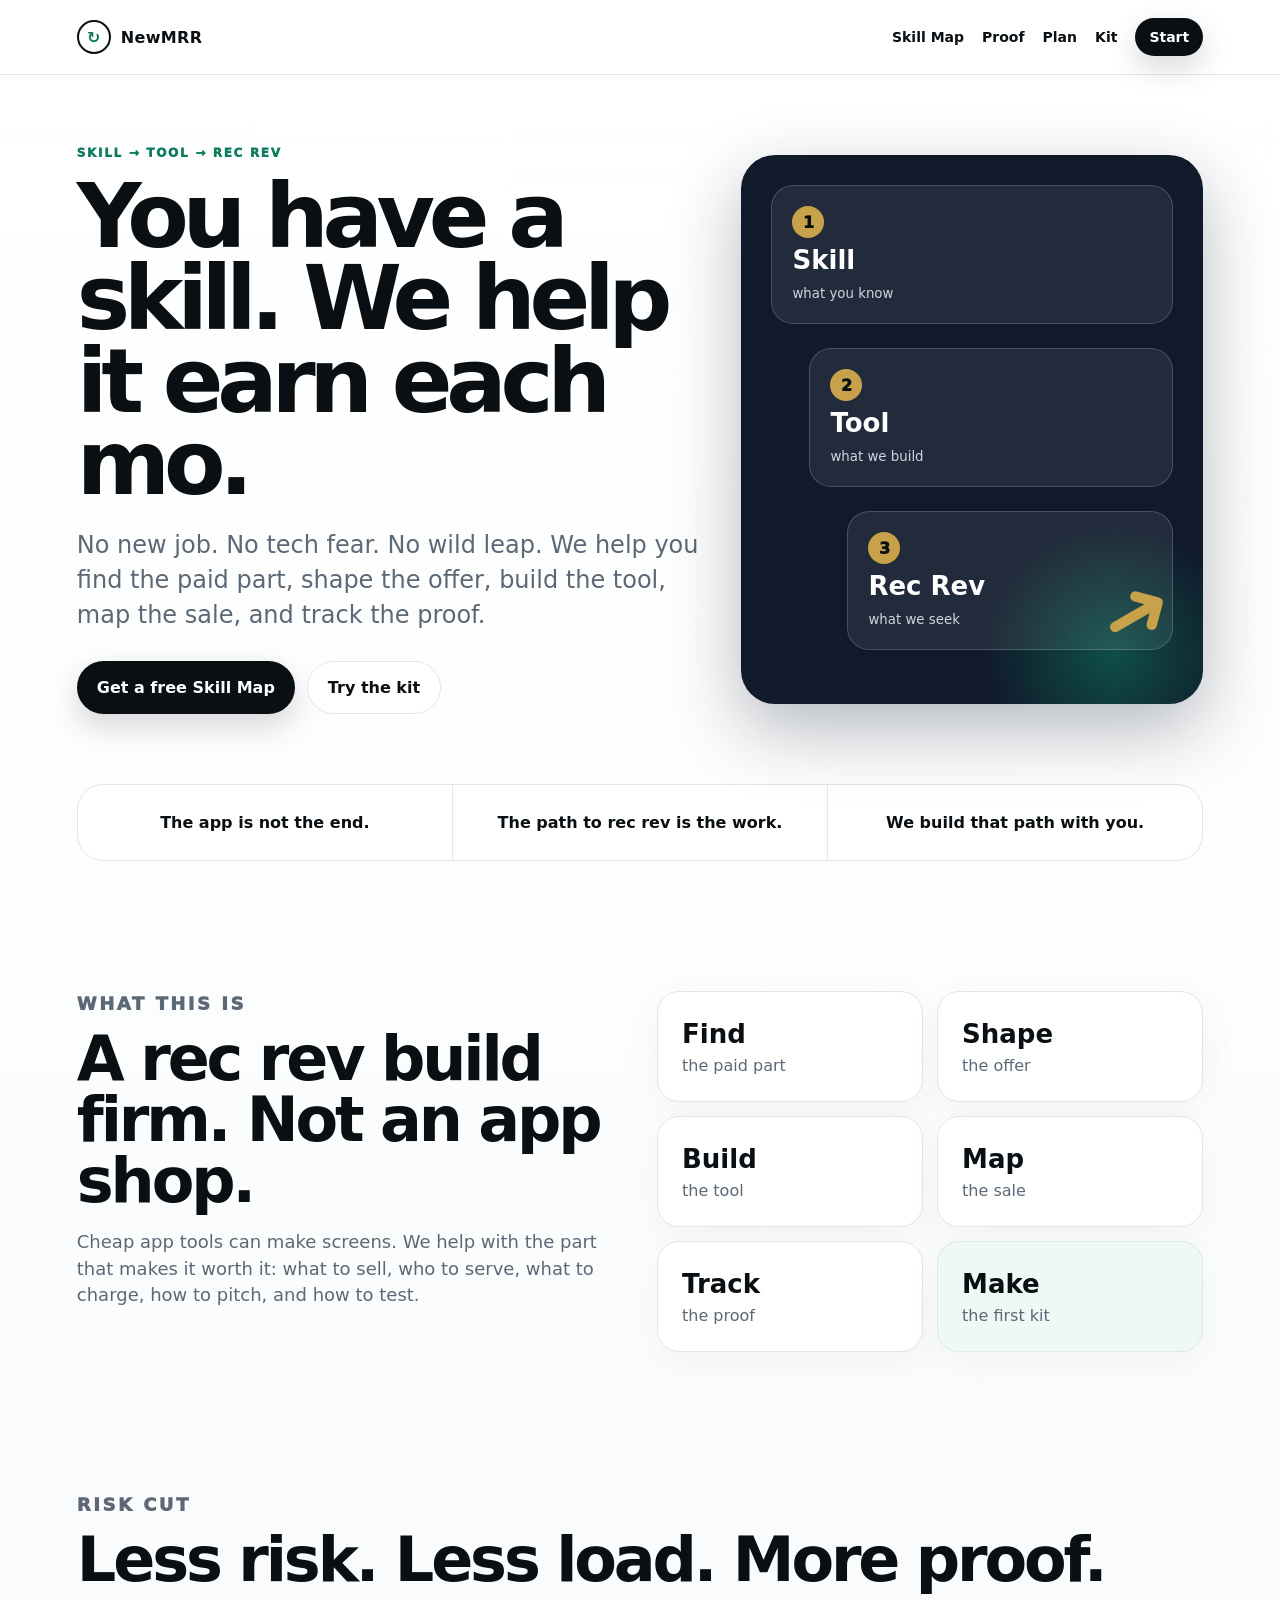
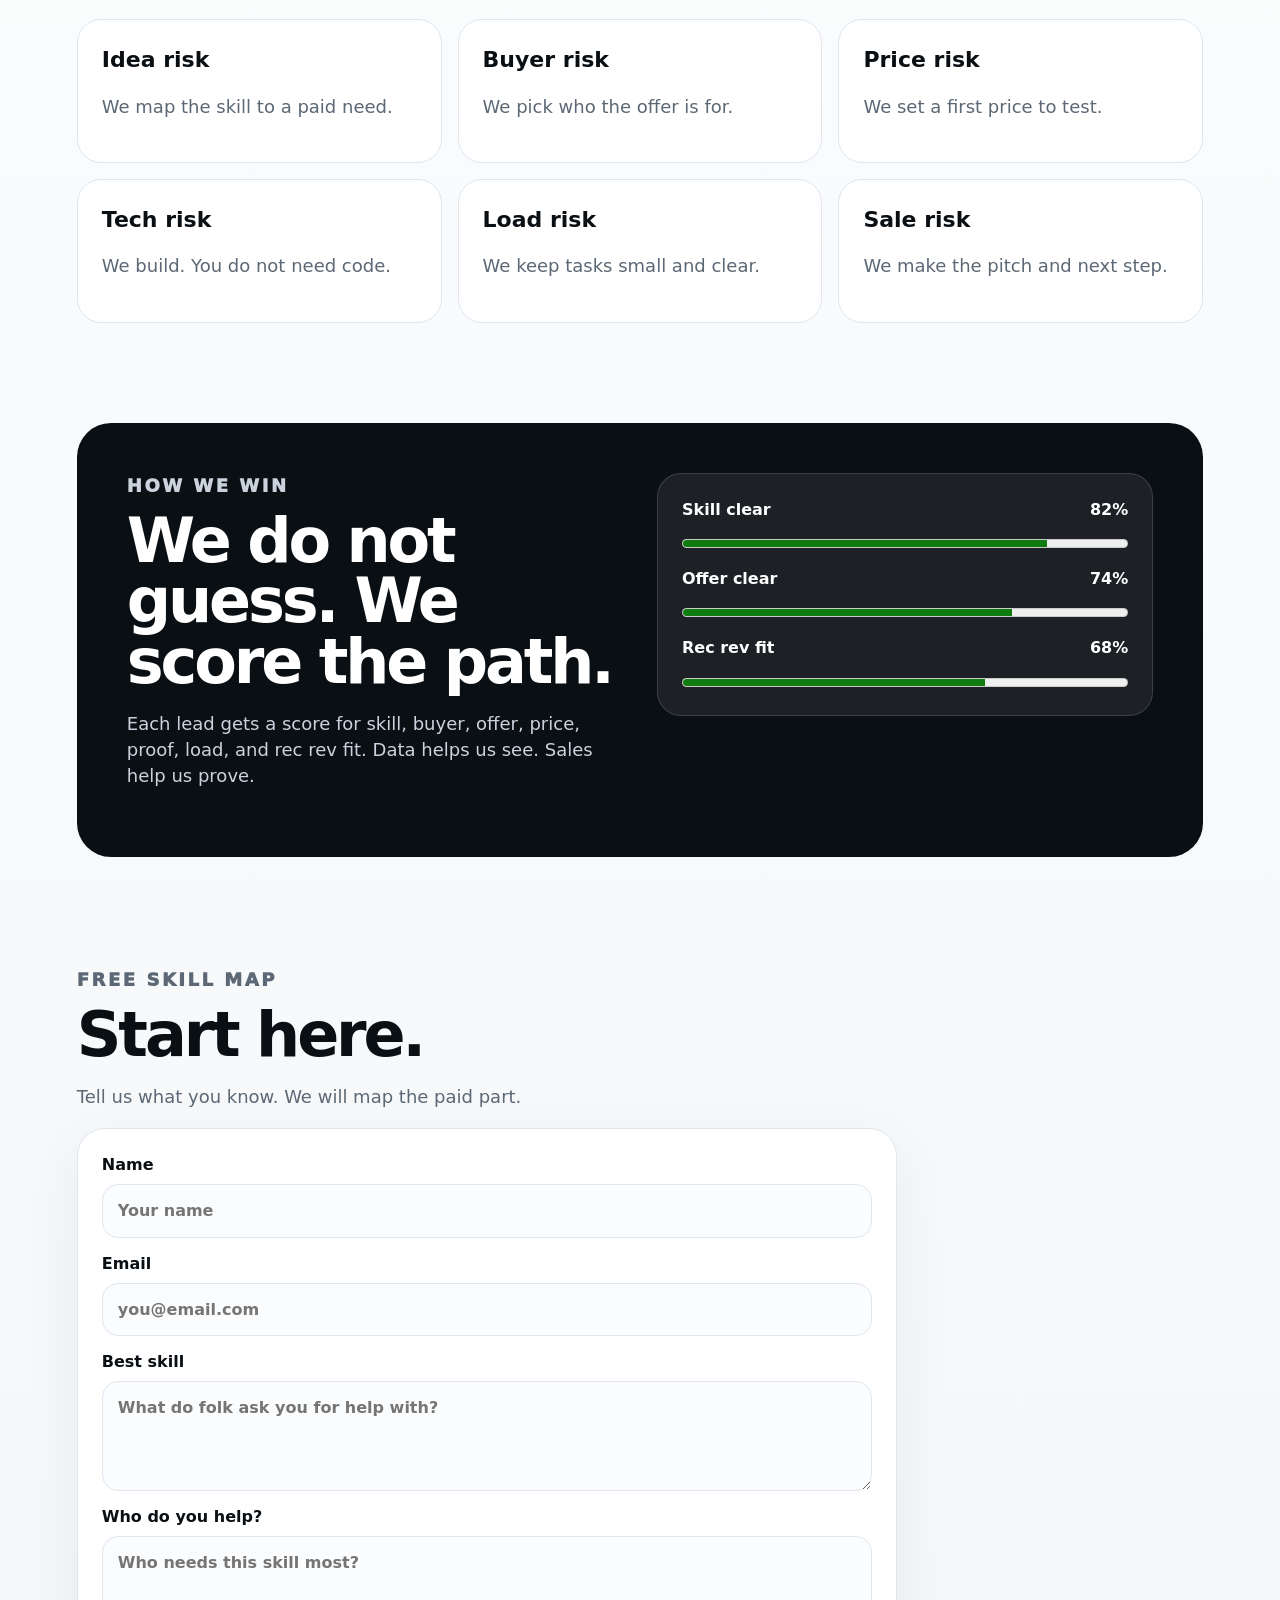
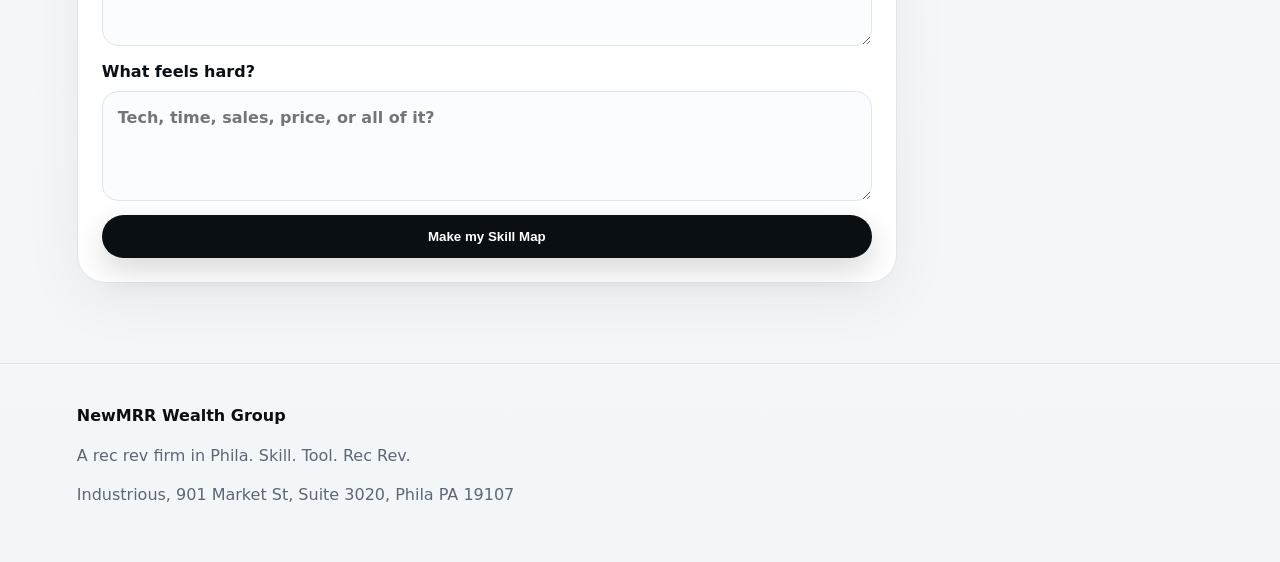
<file: index.html>
<!doctype html>
<html lang="en">
<head>
  <meta charset="utf-8" />
  <meta name="viewport" content="width=device-width, initial-scale=1" />
  <title>NewMRR Wealth Group | Skill to Rec Rev</title>
  <meta name="description" content="NewMRR helps folk turn real skill into a clear offer, a tool, a sale path, proof, and rec rev." />
  <link rel="stylesheet" href="assets/styles.css" />
</head>
<body>
  <header class="top">
    <a class="brand" href="#home" aria-label="NewMRR home">
      <span class="mark">↻</span>
      <span>NewMRR</span>
    </a>
    <nav>
      <a href="#map">Skill Map</a>
      <a href="#proof">Proof</a>
      <a href="#plan">Plan</a>
      <a href="kit.html">Kit</a>
      <a href="#start" class="btn small">Start</a>
    </nav>
  </header>

  <main id="home">
    <section class="hero">
      <div class="hero-copy">
        <p class="eyebrow">Skill → Tool → Rec Rev</p>
        <h1>You have a skill. We help it earn each mo.</h1>
        <p class="lead">No new job. No tech fear. No wild leap. We help you find the paid part, shape the offer, build the tool, map the sale, and track the proof.</p>
        <div class="hero-actions">
          <a href="#start" class="btn">Get a free Skill Map</a>
          <a href="kit.html" class="btn ghost">Try the kit</a>
        </div>
      </div>
      <div class="path-card" aria-label="NewMRR path graphic">
        <div class="node"><span>1</span><b>Skill</b><small>what you know</small></div>
        <div class="node"><span>2</span><b>Tool</b><small>what we build</small></div>
        <div class="node"><span>3</span><b>Rec Rev</b><small>what we seek</small></div>
        <div class="arrow">➜</div>
      </div>
    </section>

    <section class="strip">
      <p>The app is not the end.</p>
      <p>The path to rec rev is the work.</p>
      <p>We build that path with you.</p>
    </section>

    <section id="map" class="grid two">
      <div>
        <p class="eyebrow">What this is</p>
        <h2>A rec rev build firm. Not an app shop.</h2>
        <p>Cheap app tools can make screens. We help with the part that makes it worth it: what to sell, who to serve, what to charge, how to pitch, and how to test.</p>
      </div>
      <div class="card-list">
        <div class="mini-card"><b>Find</b><span>the paid part</span></div>
        <div class="mini-card"><b>Shape</b><span>the offer</span></div>
        <div class="mini-card"><b>Build</b><span>the tool</span></div>
        <div class="mini-card"><b>Map</b><span>the sale</span></div>
        <div class="mini-card"><b>Track</b><span>the proof</span></div>
        <a class="mini-card kit-link" href="kit.html"><b>Make</b><span>the first kit</span></a>
      </div>
    </section>

    <section id="proof" class="proof">
      <p class="eyebrow">Risk cut</p>
      <h2>Less risk. Less load. More proof.</h2>
      <div class="risk-grid">
        <article><h3>Idea risk</h3><p>We map the skill to a paid need.</p></article>
        <article><h3>Buyer risk</h3><p>We pick who the offer is for.</p></article>
        <article><h3>Price risk</h3><p>We set a first price to test.</p></article>
        <article><h3>Tech risk</h3><p>We build. You do not need code.</p></article>
        <article><h3>Load risk</h3><p>We keep tasks small and clear.</p></article>
        <article><h3>Sale risk</h3><p>We make the pitch and next step.</p></article>
      </div>
    </section>

    <section id="plan" class="grid two dark-card">
      <div>
        <p class="eyebrow">How we win</p>
        <h2>We do not guess. We score the path.</h2>
        <p>Each lead gets a score for skill, buyer, offer, price, proof, load, and rec rev fit. Data helps us see. Sales help us prove.</p>
      </div>
      <div class="score-box">
        <label>Skill clear <span>82%</span></label><meter value="82" min="0" max="100"></meter>
        <label>Offer clear <span>74%</span></label><meter value="74" min="0" max="100"></meter>
        <label>Rec rev fit <span>68%</span></label><meter value="68" min="0" max="100"></meter>
      </div>
    </section>

    <section id="start" class="form-wrap">
      <div class="form-head">
        <p class="eyebrow">Free Skill Map</p>
        <h2>Start here.</h2>
        <p>Tell us what you know. We will map the paid part.</p>
      </div>
      <form id="skillForm" class="skill-form">
        <label>Name<input name="name" required placeholder="Your name" /></label>
        <label>Email<input name="email" type="email" required placeholder="you@email.com" /></label>
        <label>Best skill<textarea name="skill" required placeholder="What do folk ask you for help with?"></textarea></label>
        <label>Who do you help?<textarea name="buyer" placeholder="Who needs this skill most?"></textarea></label>
        <label>What feels hard?<textarea name="load" placeholder="Tech, time, sales, price, or all of it?"></textarea></label>
        <button class="btn" type="submit">Make my Skill Map</button>
      </form>
      <div id="result" class="result" hidden></div>
    </section>
  </main>

  <footer>
    <b>NewMRR Wealth Group</b>
    <p>A rec rev firm in Phila. Skill. Tool. Rec Rev.</p>
    <p>Industrious, 901 Market St, Suite 3020, Phila PA 19107</p>
  </footer>
  <script src="assets/app.js"></script>
</body>
</html>
</file>
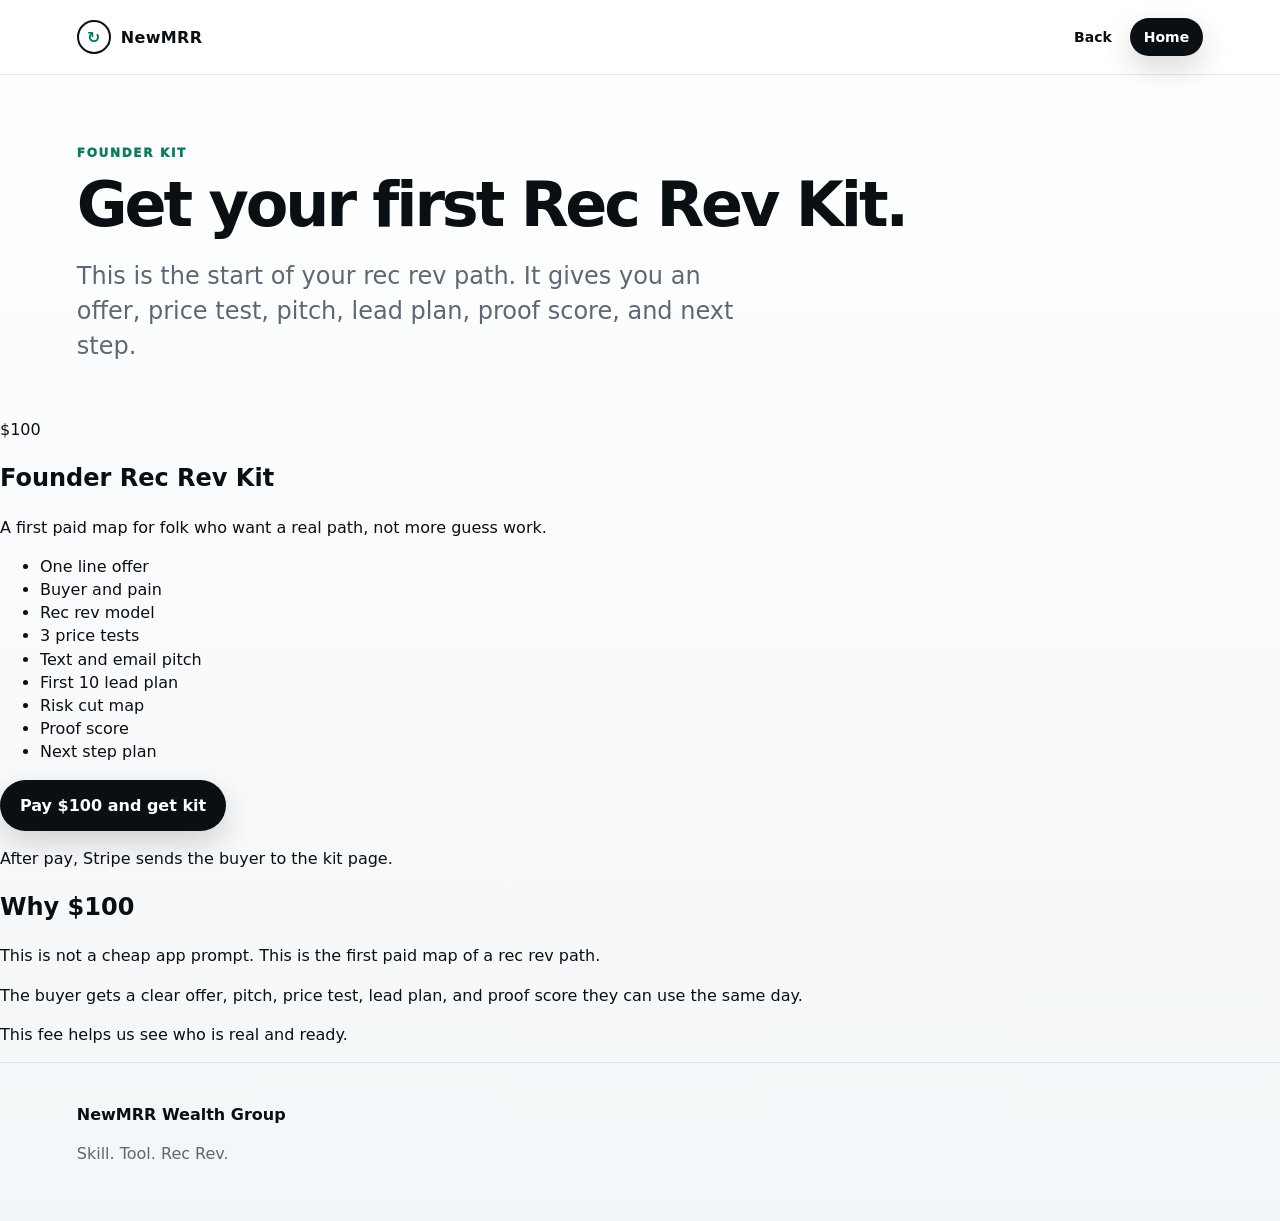
<file: checkout.html>
<!doctype html>
<html lang="en">
<head>
  <meta charset="utf-8" />
  <meta name="viewport" content="width=device-width, initial-scale=1" />
  <title>Get My Rec Rev Kit | NewMRR</title>
  <meta name="description" content="Unlock your Rec Rev Kit and get a first offer, price test, pitch, lead plan, proof score, and next step." />
  <link rel="stylesheet" href="assets/styles.css" />
</head>
<body>
  <header class="top">
    <a class="brand" href="index.html" aria-label="NewMRR home"><span class="mark">↻</span><span>NewMRR</span></a>
    <nav><a href="kit.html">Back</a><a href="index.html" class="btn small">Home</a></nav>
  </header>
  <main>
    <section class="kit-hero pay-hero">
      <p class="eyebrow">Founder Kit</p>
      <h1>Get your first Rec Rev Kit.</h1>
      <p class="lead">This is the start of your rec rev path. It gives you an offer, price test, pitch, lead plan, proof score, and next step.</p>
    </section>
    <section class="pay-shell">
      <div class="pay-card">
        <span class="price">$100</span>
        <h2>Founder Rec Rev Kit</h2>
        <p>A first paid map for folk who want a real path, not more guess work.</p>
        <ul>
          <li>One line offer</li>
          <li>Buyer and pain</li>
          <li>Rec rev model</li>
          <li>3 price tests</li>
          <li>Text and email pitch</li>
          <li>First 10 lead plan</li>
          <li>Risk cut map</li>
          <li>Proof score</li>
          <li>Next step plan</li>
        </ul>
        <a id="payLink" class="btn" href="#">Pay $100 and get kit</a>
        <p class="fine">After pay, Stripe sends the buyer to the kit page.</p>
      </div>
      <div class="pay-card alt">
        <h2>Why $100</h2>
        <p>This is not a cheap app prompt. This is the first paid map of a rec rev path.</p>
        <p>The buyer gets a clear offer, pitch, price test, lead plan, and proof score they can use the same day.</p>
        <p>This fee helps us see who is real and ready.</p>
      </div>
    </section>
  </main>
  <footer><b>NewMRR Wealth Group</b><p>Skill. Tool. Rec Rev.</p></footer>
  <script src="assets/config.js"></script>
  <script>
    const pay = document.getElementById('payLink');
    const link = window.NEWMRR_CONFIG && window.NEWMRR_CONFIG.stripePaymentLink;
    if (link && !link.includes('REPLACE')) pay.href = link;
    else {
      pay.addEventListener('click', (e) => { e.preventDefault(); alert('Add your Stripe Payment Link in assets/config.js first.'); });
    }
  </script>
</body>
</html>
</file>
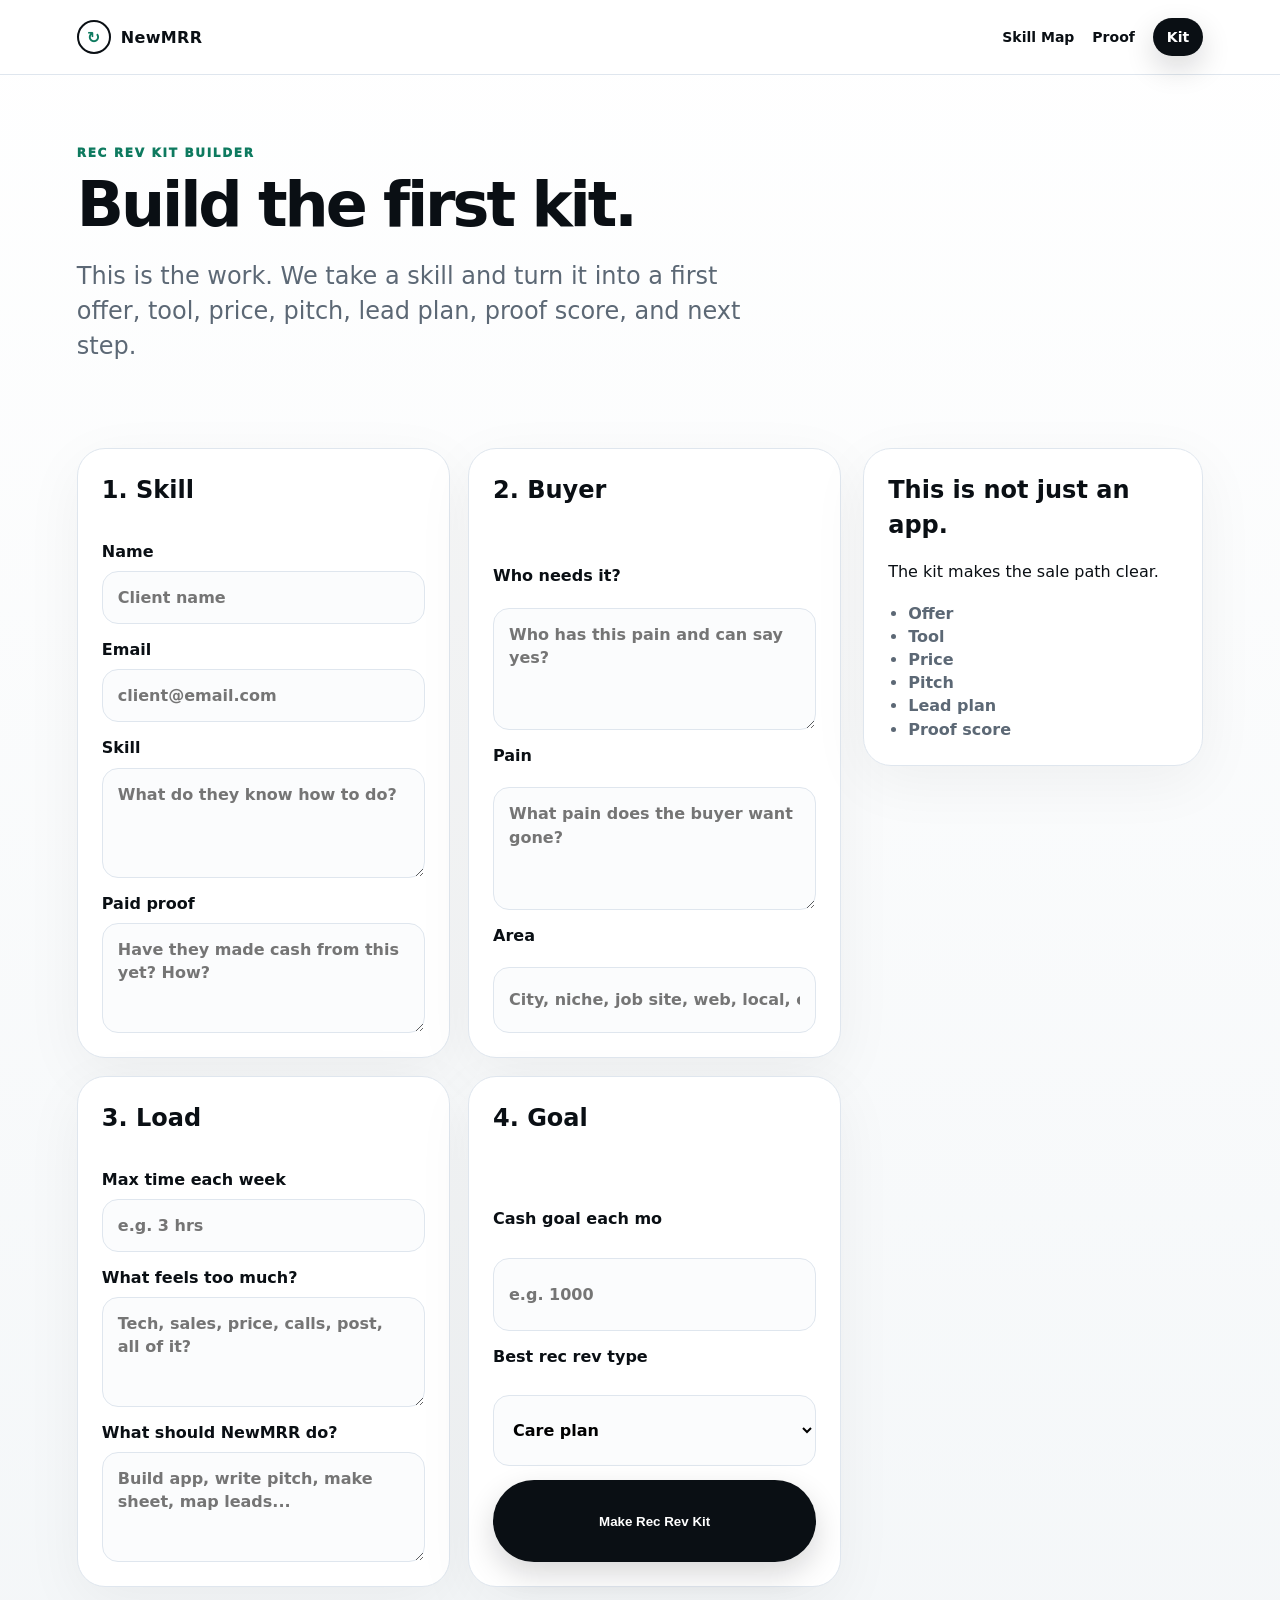
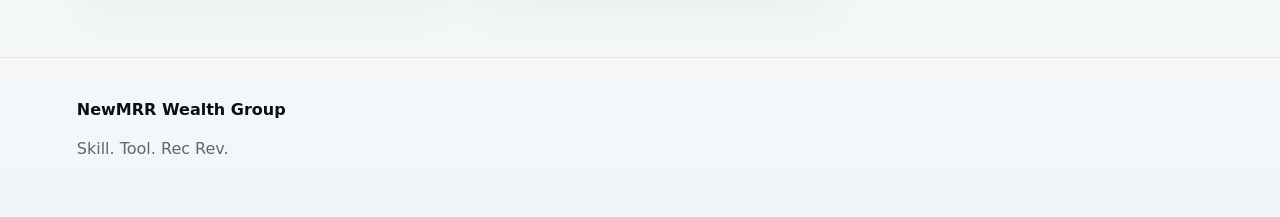
<file: kit.html>
<!doctype html>
<html lang="en">
<head>
  <meta charset="utf-8" />
  <meta name="viewport" content="width=device-width, initial-scale=1" />
  <title>Rec Rev Kit Builder | NewMRR</title>
  <meta name="description" content="Build a first rec rev kit from a real skill." />
  <link rel="stylesheet" href="assets/styles.css" />
</head>
<body>
  <header class="top">
    <a class="brand" href="index.html" aria-label="NewMRR home"><span class="mark">↻</span><span>NewMRR</span></a>
    <nav>
      <a href="index.html#map">Skill Map</a>
      <a href="index.html#proof">Proof</a>
      <a href="kit.html" class="btn small">Kit</a>
    </nav>
  </header>

  <main>
    <section class="kit-hero">
      <p class="eyebrow">Rec Rev Kit Builder</p>
      <h1>Build the first kit.</h1>
      <p class="lead">This is the work. We take a skill and turn it into a first offer, tool, price, pitch, lead plan, proof score, and next step.</p>
    </section>

    <section class="kit-shell">
      <form id="kitForm" class="kit-form">
        <div class="form-block">
          <h2>1. Skill</h2>
          <label>Name<input name="name" placeholder="Client name" required /></label>
          <label>Email<input name="email" type="email" placeholder="client@email.com" /></label>
          <label>Skill<textarea name="skill" required placeholder="What do they know how to do?"></textarea></label>
          <label>Paid proof<textarea name="paidProof" placeholder="Have they made cash from this yet? How?"></textarea></label>
        </div>

        <div class="form-block">
          <h2>2. Buyer</h2>
          <label>Who needs it?<textarea name="buyer" required placeholder="Who has this pain and can say yes?"></textarea></label>
          <label>Pain<textarea name="pain" required placeholder="What pain does the buyer want gone?"></textarea></label>
          <label>Area<input name="area" placeholder="City, niche, job site, web, local, etc." /></label>
        </div>

        <div class="form-block">
          <h2>3. Load</h2>
          <label>Max time each week<input name="time" placeholder="e.g. 3 hrs" /></label>
          <label>What feels too much?<textarea name="load" placeholder="Tech, sales, price, calls, post, all of it?"></textarea></label>
          <label>What should NewMRR do?<textarea name="doneFor" placeholder="Build app, write pitch, make sheet, map leads..."></textarea></label>
        </div>

        <div class="form-block">
          <h2>4. Goal</h2>
          <label>Cash goal each mo<input name="goal" placeholder="e.g. 1000" /></label>
          <label>Best rec rev type<select name="model"><option>Care plan</option><option>Book plan</option><option>Member plan</option><option>Coach plan</option><option>Tool fee</option><option>Lead plan</option><option>Serv plan</option><option>Pack plan</option></select></label>
          <button class="btn" type="submit">Make Rec Rev Kit</button>
        </div>
      </form>

      <aside class="kit-help">
        <h2>This is not just an app.</h2>
        <p>The kit makes the sale path clear.</p>
        <ul>
          <li>Offer</li>
          <li>Tool</li>
          <li>Price</li>
          <li>Pitch</li>
          <li>Lead plan</li>
          <li>Proof score</li>
        </ul>
      </aside>
    </section>

    <section id="kitResult" class="kit-result" hidden>
      <div class="kit-actions">
        <button id="copyKit" class="btn">Copy kit</button>
        <button id="saveKit" class="btn ghost">Save kit</button>
        <a id="mailKit" class="btn ghost" href="#">Email lead</a>
      </div>
      <div id="kitOutput"></div>
    </section>
  </main>

  <footer>
    <b>NewMRR Wealth Group</b>
    <p>Skill. Tool. Rec Rev.</p>
  </footer>
  <script src="assets/kit.js"></script>
</body>
</html>
</file>
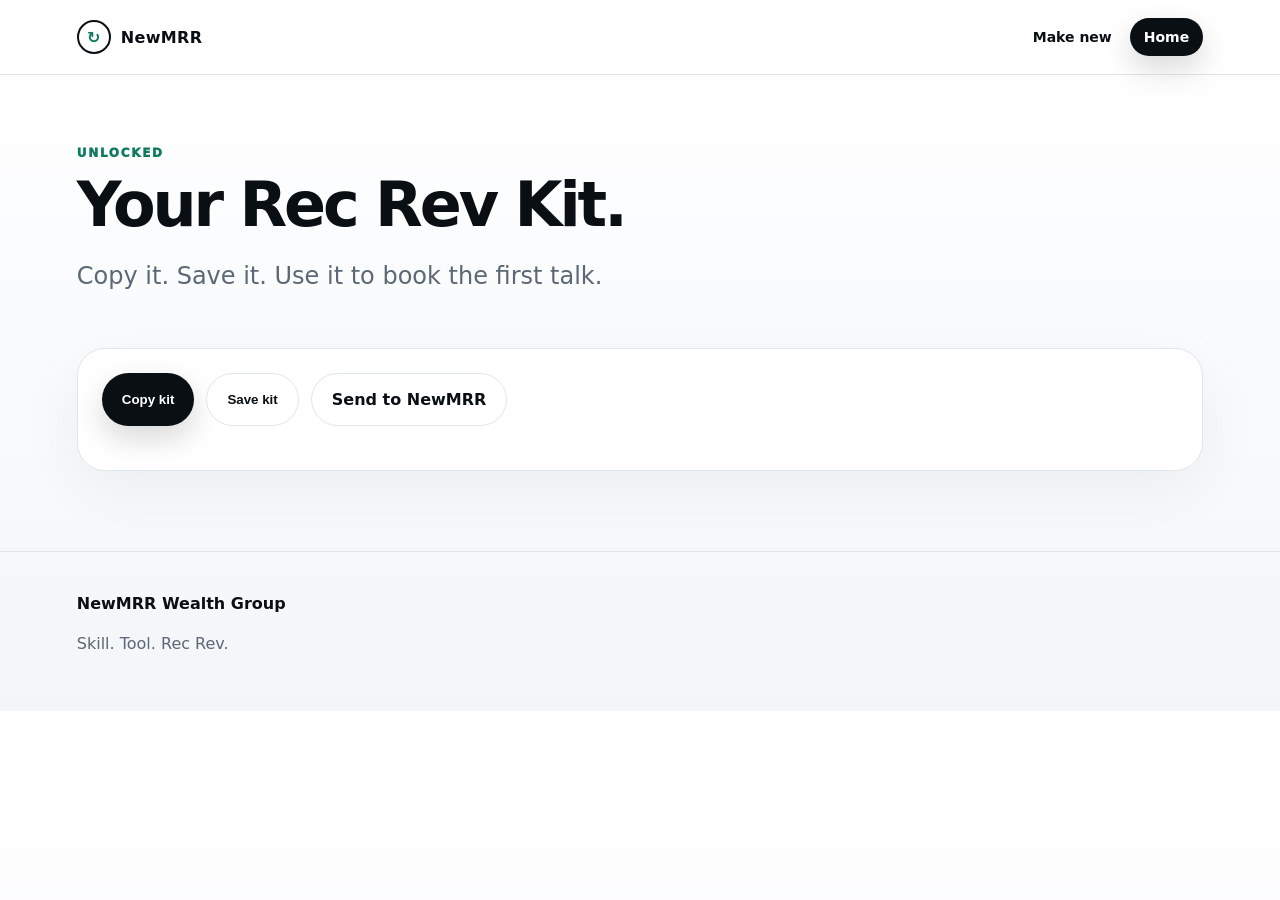
<file: success.html>
<!doctype html>
<html lang="en">
<head>
  <meta charset="utf-8" />
  <meta name="viewport" content="width=device-width, initial-scale=1" />
  <title>Your Rec Rev Kit | NewMRR</title>
  <meta name="description" content="Your Rec Rev Kit output." />
  <link rel="stylesheet" href="assets/styles.css" />
</head>
<body>
  <header class="top">
    <a class="brand" href="index.html" aria-label="NewMRR home"><span class="mark">↻</span><span>NewMRR</span></a>
    <nav><a href="kit.html">Make new</a><a href="index.html" class="btn small">Home</a></nav>
  </header>
  <main>
    <section class="kit-hero">
      <p class="eyebrow">Unlocked</p>
      <h1>Your Rec Rev Kit.</h1>
      <p class="lead">Copy it. Save it. Use it to book the first talk.</p>
    </section>
    <section id="paidKit" class="kit-result">
      <div class="kit-actions">
        <button id="copyPaidKit" class="btn">Copy kit</button>
        <button id="savePaidKit" class="btn ghost">Save kit</button>
        <a id="mailPaidKit" class="btn ghost" href="#">Send to NewMRR</a>
      </div>
      <div id="paidOutput"></div>
    </section>
  </main>
  <footer><b>NewMRR Wealth Group</b><p>Skill. Tool. Rec Rev.</p></footer>
  <script src="assets/success.js"></script>
</body>
</html>
</file>
<file: assets/styles.css>
:root{--ink:#0a0f14;--muted:#5c6875;--line:#dfe6ee;--paper:#f7f8fa;--card:#fff;--gold:#c8a24a;--green:#0e7a5f;--navy:#101a2b}*{box-sizing:border-box}html{scroll-behavior:smooth}body{margin:0;font-family:Inter,ui-sans-serif,system-ui,-apple-system,Segoe UI,Arial,sans-serif;color:var(--ink);background:linear-gradient(180deg,#fff,#f3f6f8);line-height:1.45}.top{position:sticky;top:0;z-index:10;display:flex;justify-content:space-between;align-items:center;padding:18px 6vw;background:rgba(255,255,255,.88);backdrop-filter:blur(14px);border-bottom:1px solid var(--line)}.brand{display:flex;gap:10px;align-items:center;text-decoration:none;color:var(--ink);font-weight:900;letter-spacing:.02em}.mark{display:grid;place-items:center;width:34px;height:34px;border:2px solid var(--ink);border-radius:999px;color:var(--green)}nav{display:flex;gap:18px;align-items:center}nav a{color:var(--ink);text-decoration:none;font-size:14px;font-weight:750}.btn{display:inline-flex;align-items:center;justify-content:center;border:0;border-radius:999px;background:var(--ink);color:#fff;text-decoration:none;font-weight:850;padding:14px 20px;box-shadow:0 12px 30px rgba(10,15,20,.16);cursor:pointer}.btn.small{padding:9px 14px}.btn.ghost{background:#fff;color:var(--ink);border:1px solid var(--line);box-shadow:none}.hero{display:grid;grid-template-columns:1.15fr .85fr;gap:40px;align-items:center;min-height:78vh;padding:70px 6vw}.eyebrow{margin:0 0 12px;color:var(--green);text-transform:uppercase;letter-spacing:.14em;font-size:12px;font-weight:950}.hero h1{font-size:clamp(44px,7vw,92px);line-height:.92;margin:0;max-width:850px;letter-spacing:-.07em}.lead{font-size:clamp(18px,2.2vw,24px);color:var(--muted);max-width:680px}.hero-actions{display:flex;gap:12px;flex-wrap:wrap;margin-top:28px}.path-card{position:relative;background:var(--navy);color:#fff;border-radius:34px;padding:30px;min-height:450px;box-shadow:0 25px 70px rgba(16,26,43,.3);overflow:hidden}.path-card:before{content:"";position:absolute;inset:auto -40px -80px auto;width:260px;height:260px;background:radial-gradient(circle,var(--green),transparent 70%);opacity:.55}.node{position:relative;display:grid;gap:4px;margin:0 0 24px;padding:20px;border:1px solid rgba(255,255,255,.18);border-radius:22px;background:rgba(255,255,255,.08)}.node:nth-child(2){margin-left:38px}.node:nth-child(3){margin-left:76px}.node span{width:32px;height:32px;display:grid;place-items:center;border-radius:99px;background:var(--gold);color:var(--ink);font-weight:950}.node b{font-size:26px}.node small{color:#cbd6df}.arrow{position:absolute;right:32px;bottom:30px;font-size:84px;transform:rotate(-30deg);color:var(--gold)}.strip{display:grid;grid-template-columns:repeat(3,1fr);gap:1px;background:var(--line);margin:0 6vw 60px;border:1px solid var(--line);border-radius:26px;overflow:hidden}.strip p{background:#fff;margin:0;padding:26px;font-weight:900;text-align:center}.grid.two{display:grid;grid-template-columns:1fr 1fr;gap:34px;align-items:start;padding:70px 6vw}.grid h2,.proof h2,.form-head h2,.kit-hero h1{font-size:clamp(32px,5vw,62px);line-height:.98;letter-spacing:-.05em;margin:0 0 18px}.grid p,.proof p,.form-head p{color:var(--muted);font-size:18px}.card-list{display:grid;grid-template-columns:repeat(2,1fr);gap:14px}.mini-card{background:#fff;border:1px solid var(--line);border-radius:22px;padding:24px;box-shadow:0 12px 40px rgba(0,0,0,.04)}.mini-card b{display:block;font-size:26px}.mini-card span{color:var(--muted)}.kit-link{text-decoration:none;color:var(--ink);background:#eef8f4}.proof{padding:70px 6vw}.risk-grid{display:grid;grid-template-columns:repeat(3,1fr);gap:16px;margin-top:28px}.risk-grid article{background:#fff;border:1px solid var(--line);border-radius:24px;padding:24px}.risk-grid h3{margin:0 0 10px;font-size:22px}.dark-card{margin:30px 6vw;padding:50px!important;border-radius:34px;background:var(--ink);color:#fff}.dark-card p{color:#cad3dd}.score-box{display:grid;gap:14px;background:rgba(255,255,255,.08);border:1px solid rgba(255,255,255,.14);border-radius:24px;padding:24px}.score-box label{display:flex;justify-content:space-between;font-weight:850}meter{width:100%;height:18px}.form-wrap{padding:80px 6vw}.form-head{max-width:760px}.skill-form{display:grid;gap:14px;max-width:820px;background:#fff;border:1px solid var(--line);border-radius:28px;padding:24px;box-shadow:0 16px 60px rgba(0,0,0,.06)}label{display:grid;gap:8px;font-weight:850}input,textarea,select{width:100%;border:1px solid var(--line);border-radius:16px;padding:14px 15px;font:inherit;background:#fbfcfd}textarea{min-height:110px;resize:vertical}.result{max-width:820px;margin-top:18px;background:#101a2b;color:#fff;border-radius:26px;padding:24px;white-space:pre-wrap}.kit-hero{padding:70px 6vw 30px;max-width:1050px}.kit-shell{display:grid;grid-template-columns:minmax(0,1fr) 340px;gap:22px;padding:30px 6vw 70px;align-items:start}.kit-form{display:grid;grid-template-columns:repeat(2,minmax(0,1fr));gap:18px}.form-block,.kit-help,.kit-result{background:#fff;border:1px solid var(--line);border-radius:28px;padding:24px;box-shadow:0 16px 60px rgba(0,0,0,.05)}.form-block h2,.kit-help h2{margin:0 0 18px;font-size:24px}.form-block{display:grid;gap:14px}.kit-help{position:sticky;top:86px}.kit-help ul{margin:18px 0 0;padding-left:20px;color:var(--muted);font-weight:750}.kit-result{margin:0 6vw 80px}.kit-actions{display:flex;gap:12px;flex-wrap:wrap;margin-bottom:20px}.kit-score{background:var(--navy);color:#fff;border-radius:24px;padding:22px;margin-bottom:18px;display:grid;gap:10px}.kit-score b{font-size:22px}.kit-score span{font-size:38px;font-weight:950}.kit-doc{display:grid;gap:4px}.kit-doc h3{margin:22px 0 6px;color:var(--green);letter-spacing:.08em;font-size:13px}.kit-doc p{margin:0;color:#263241}.kit-doc br{display:block;margin:8px 0;content:""}footer{padding:40px 6vw;border-top:1px solid var(--line);color:var(--muted)}footer b{color:var(--ink)}@media (max-width:900px){nav a:not(.btn){display:none}.hero,.grid.two,.kit-shell,.kit-form{grid-template-columns:1fr}.hero{padding-top:45px}.strip,.risk-grid{grid-template-columns:1fr}.card-list{grid-template-columns:1fr}.path-card{min-height:380px}.node:nth-child(2),.node:nth-child(3){margin-left:0}.kit-help{position:static}}
</file>
